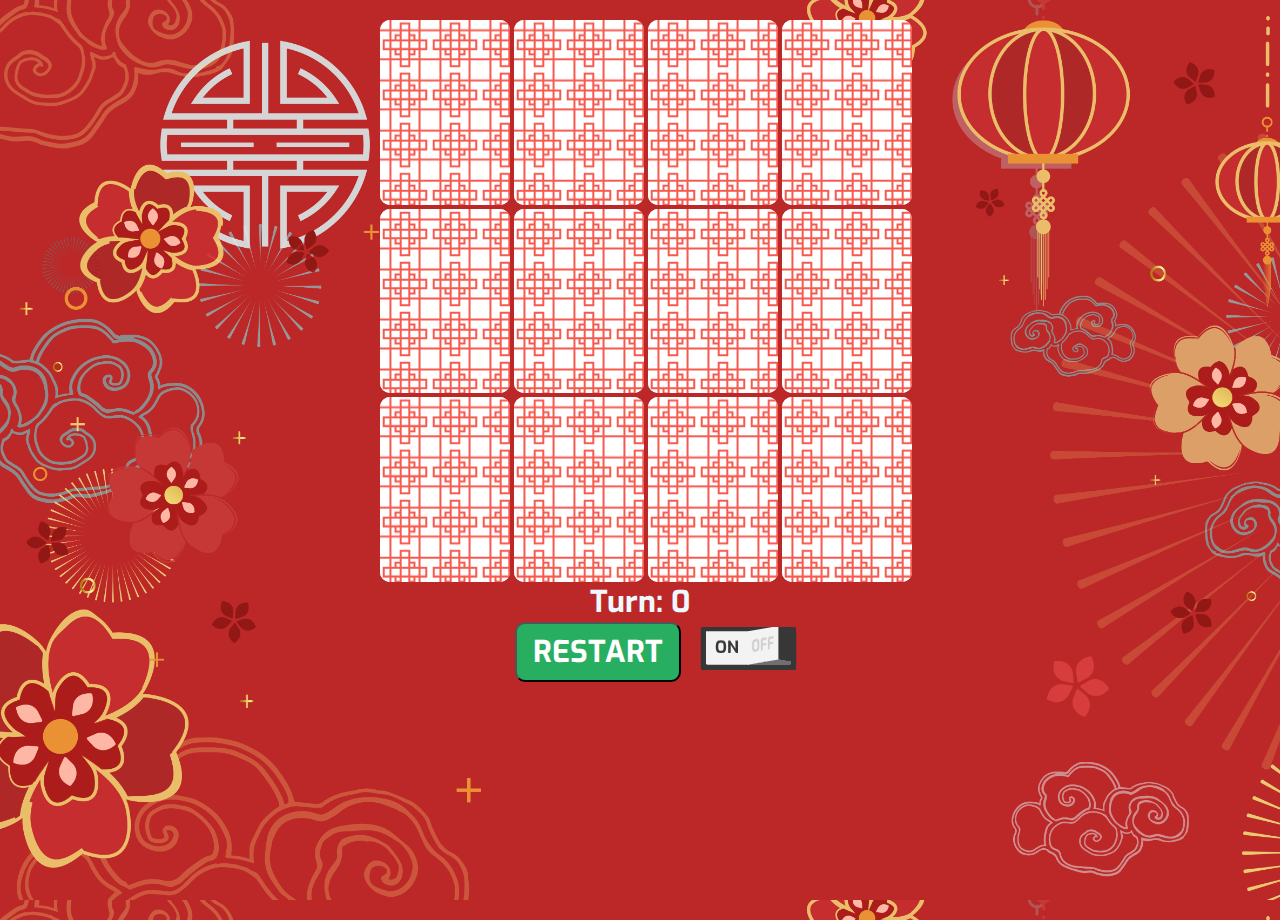
<file: app/src/main/assets/index.html>
<!DOCTYPE html>
<html lang="en">

<head>
  <meta charset="UTF-8">
  <meta name="viewport" content="width=device-width, initial-scale=1.0">
  <title>Fruit Match Frenzy</title>
  <link rel="stylesheet" type="text/css" href="style.css">
  <script type="application/json" id="cardData">
    {
      "cards": [
        {
          "image": "assets/chili.png",
          "name": "chili"
        },
        {
          "image": "assets/penguin2.png",
          "name": "grapes"
        },
        {
          "image": "assets/rabbit.png",
          "name": "lemon"
        },
        {
          "image": "assets/rabbit2.png",
          "name": "orange"
        },
        {
          "image": "assets/rat.png",
          "name": "pineapple"
        },
        {
          "image": "assets/tiger.png",
          "name": "strawberry"
        }
      ]
    }
  </script>
</head>

<body>

  <audio id="flipSound" src="./sound/FlipBG.MP3" preload="auto"></audio>
  <audio id="matchSound" src="./sound/Ting.MP3" preload="auto"></audio>

  
  <div class="grid-container">
  </div>
  <p>Turn: <span class="score"></span></p>
  <div class="actions">
    <button onclick="restart()" class="restart">RESTART</button>
    <label class="switch">
      <input class="cb toggle-button" type="checkbox" onclick="toggleMute()" />
      <span class="toggle"> 
        <span class="right">off</span>
        <span class="left">on</span>
      </span>
    </label>
  </div>
  <div class="floating-message"></div>

  <script src="index.js"></script>
</body>

</html>
</file>
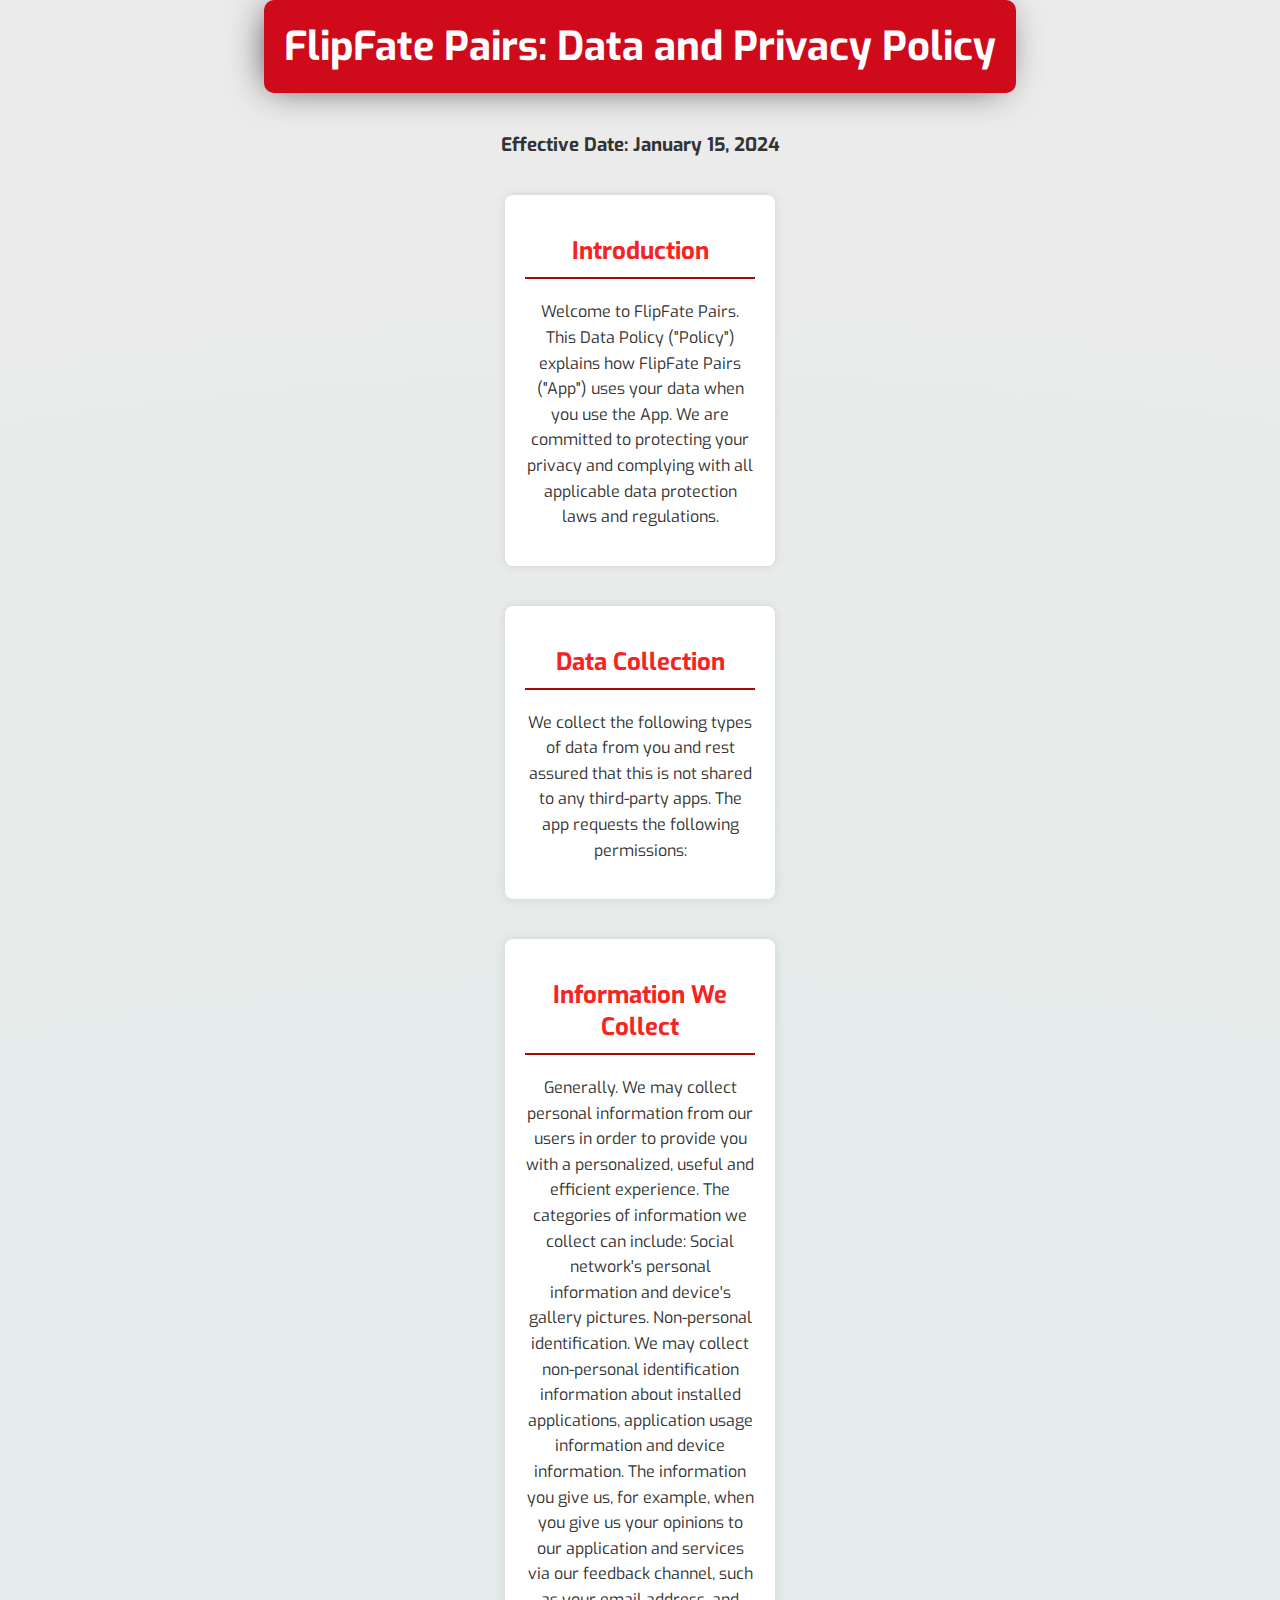
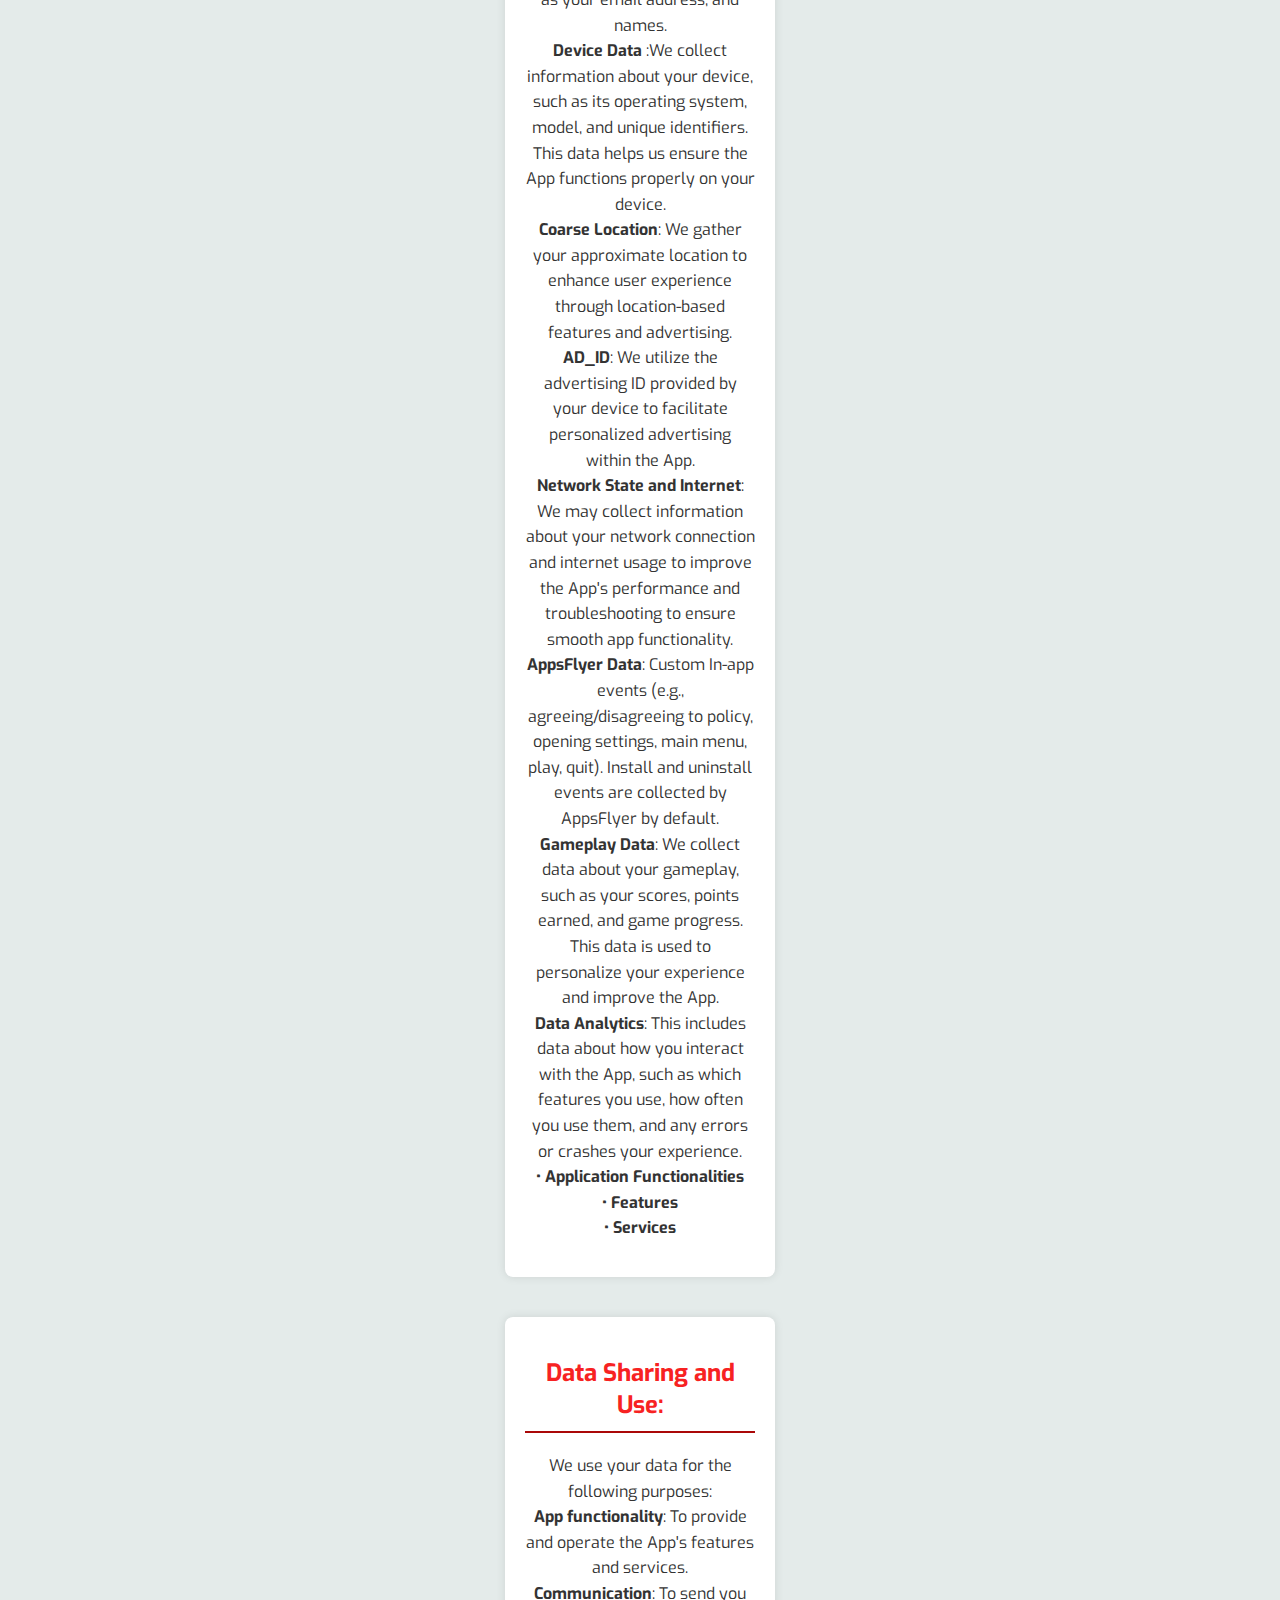
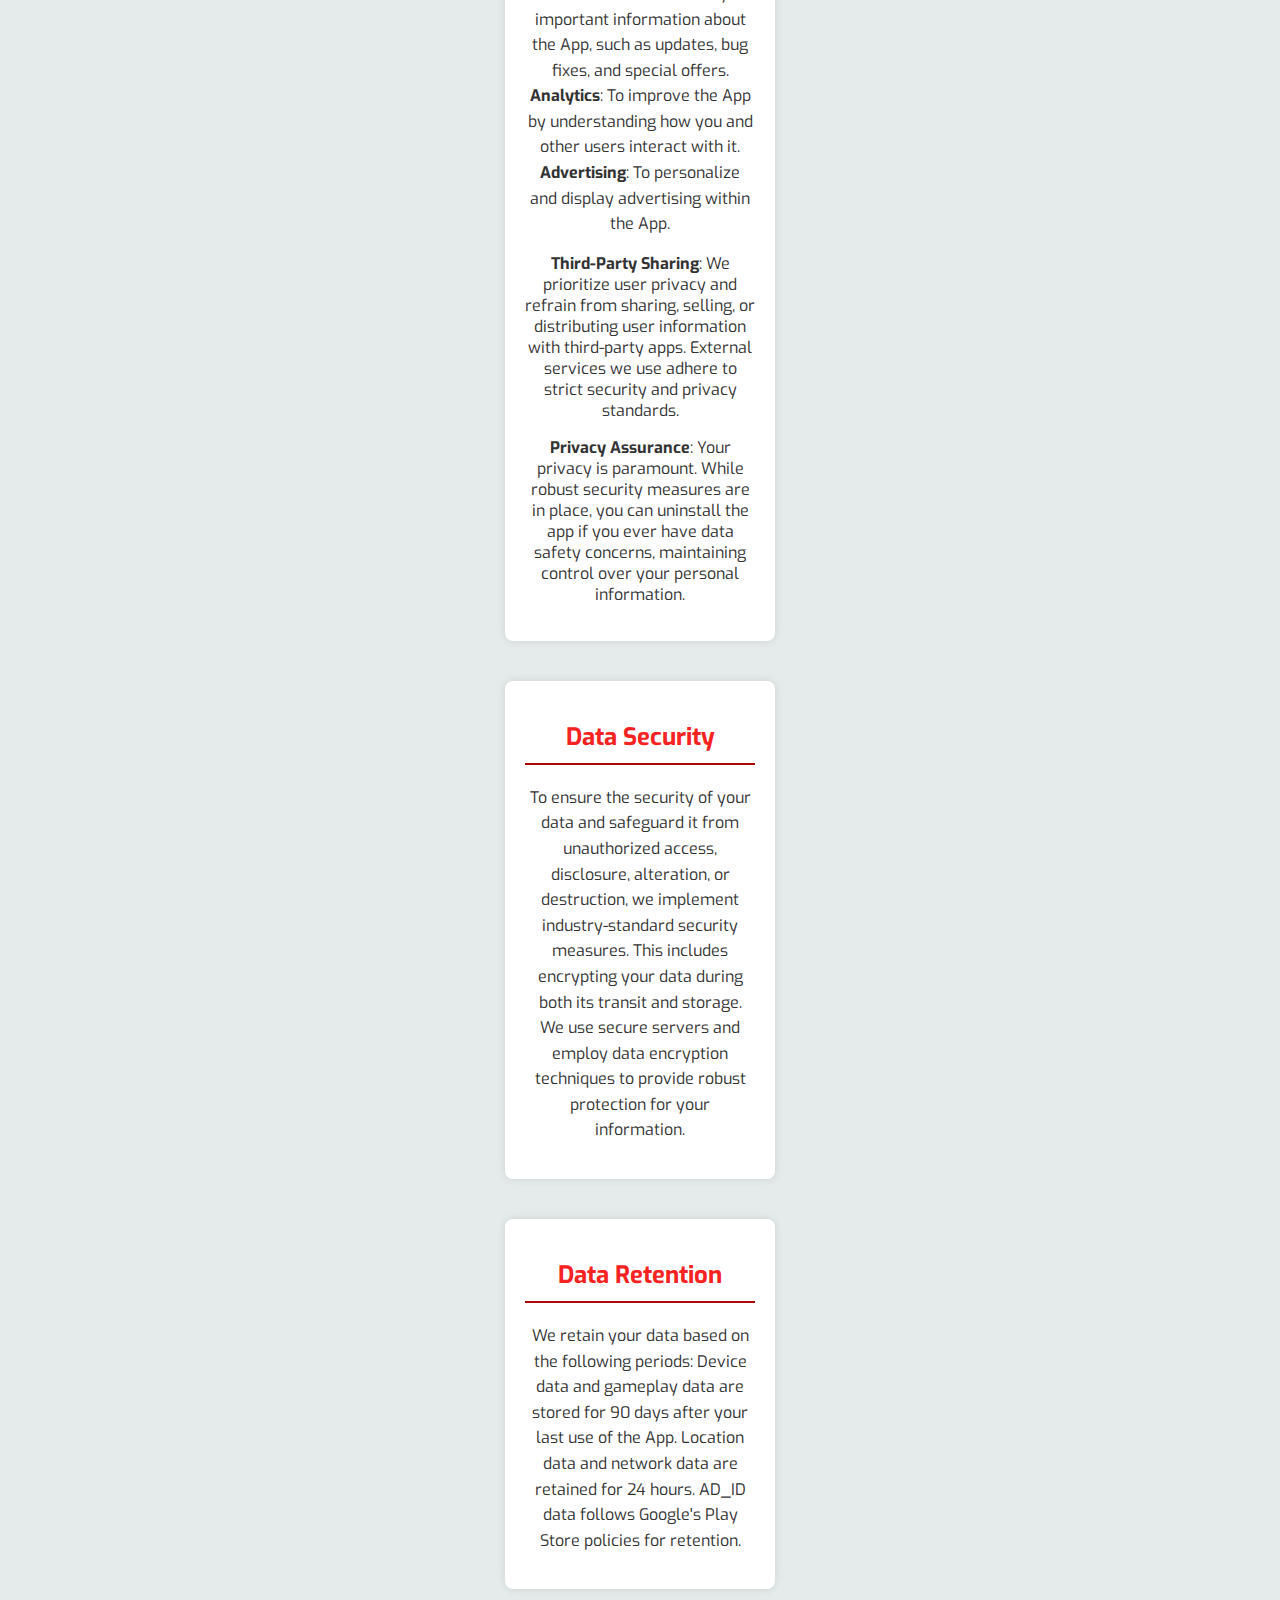
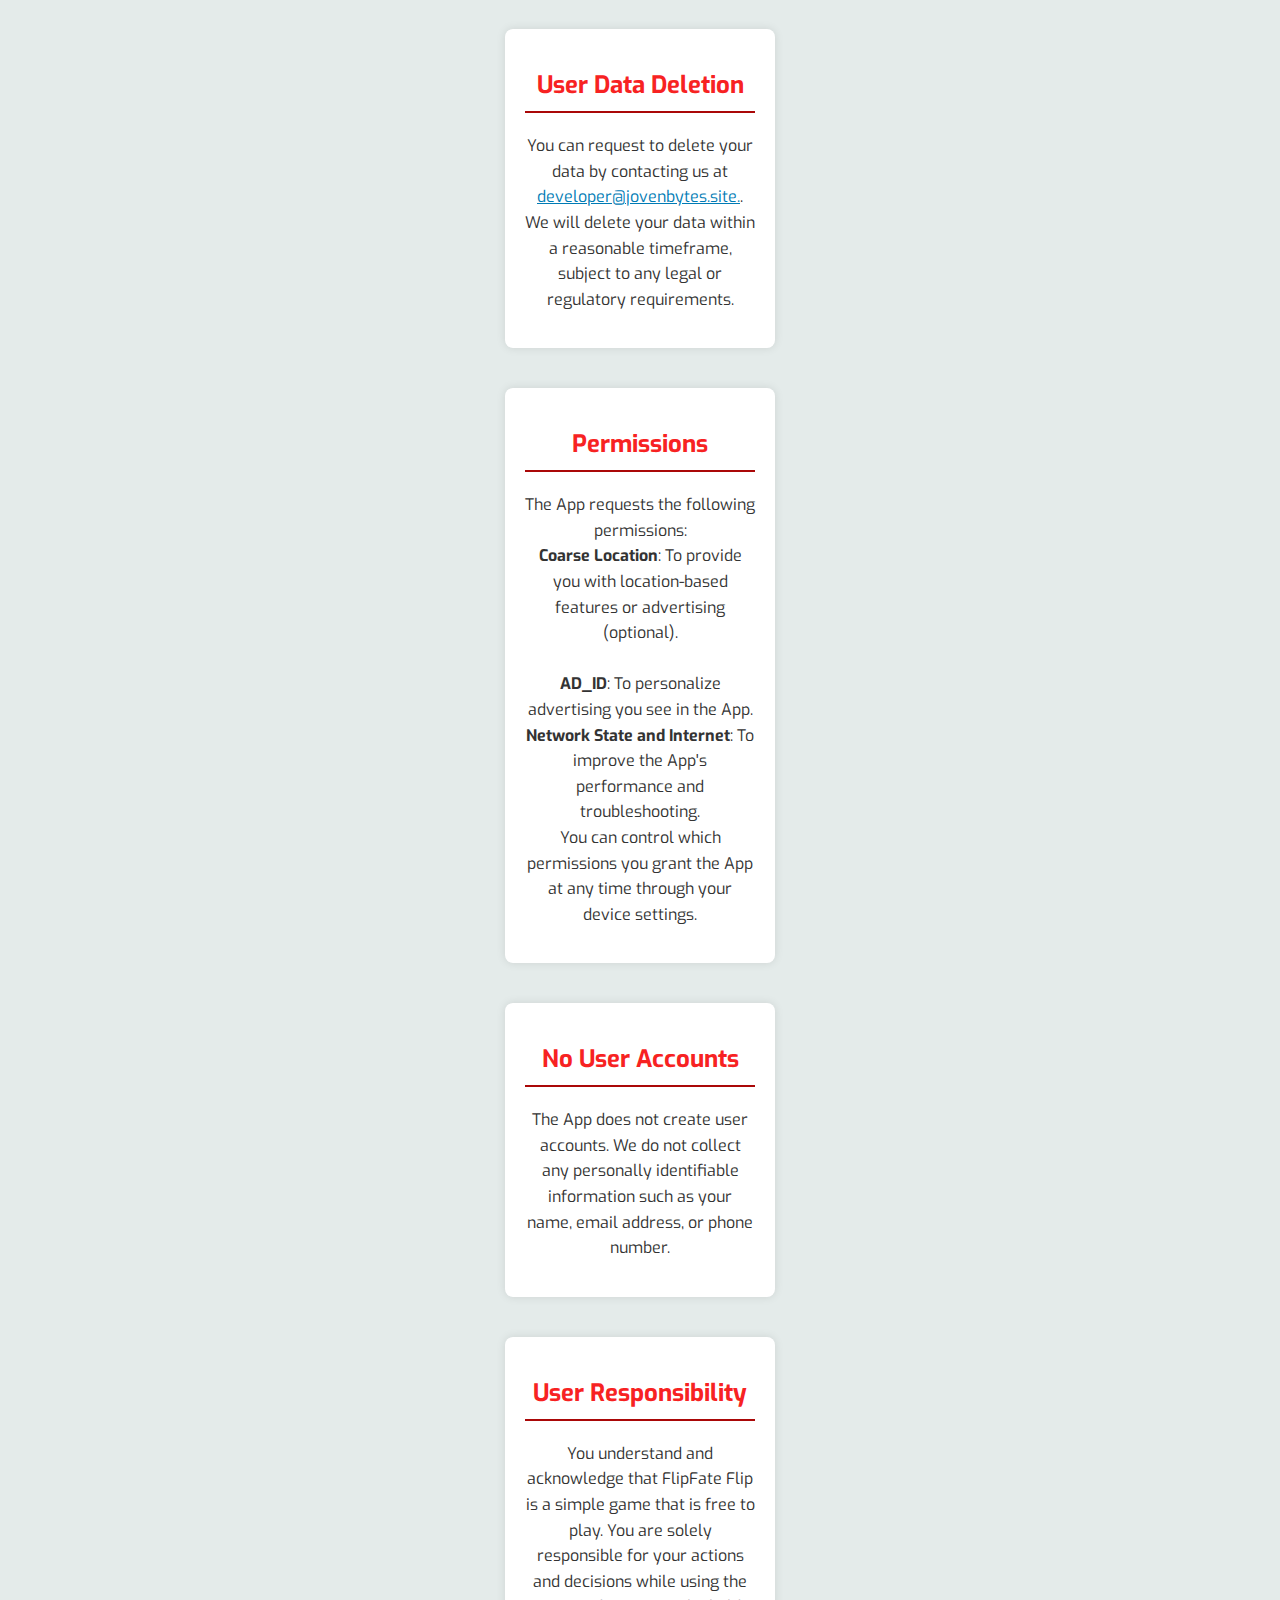
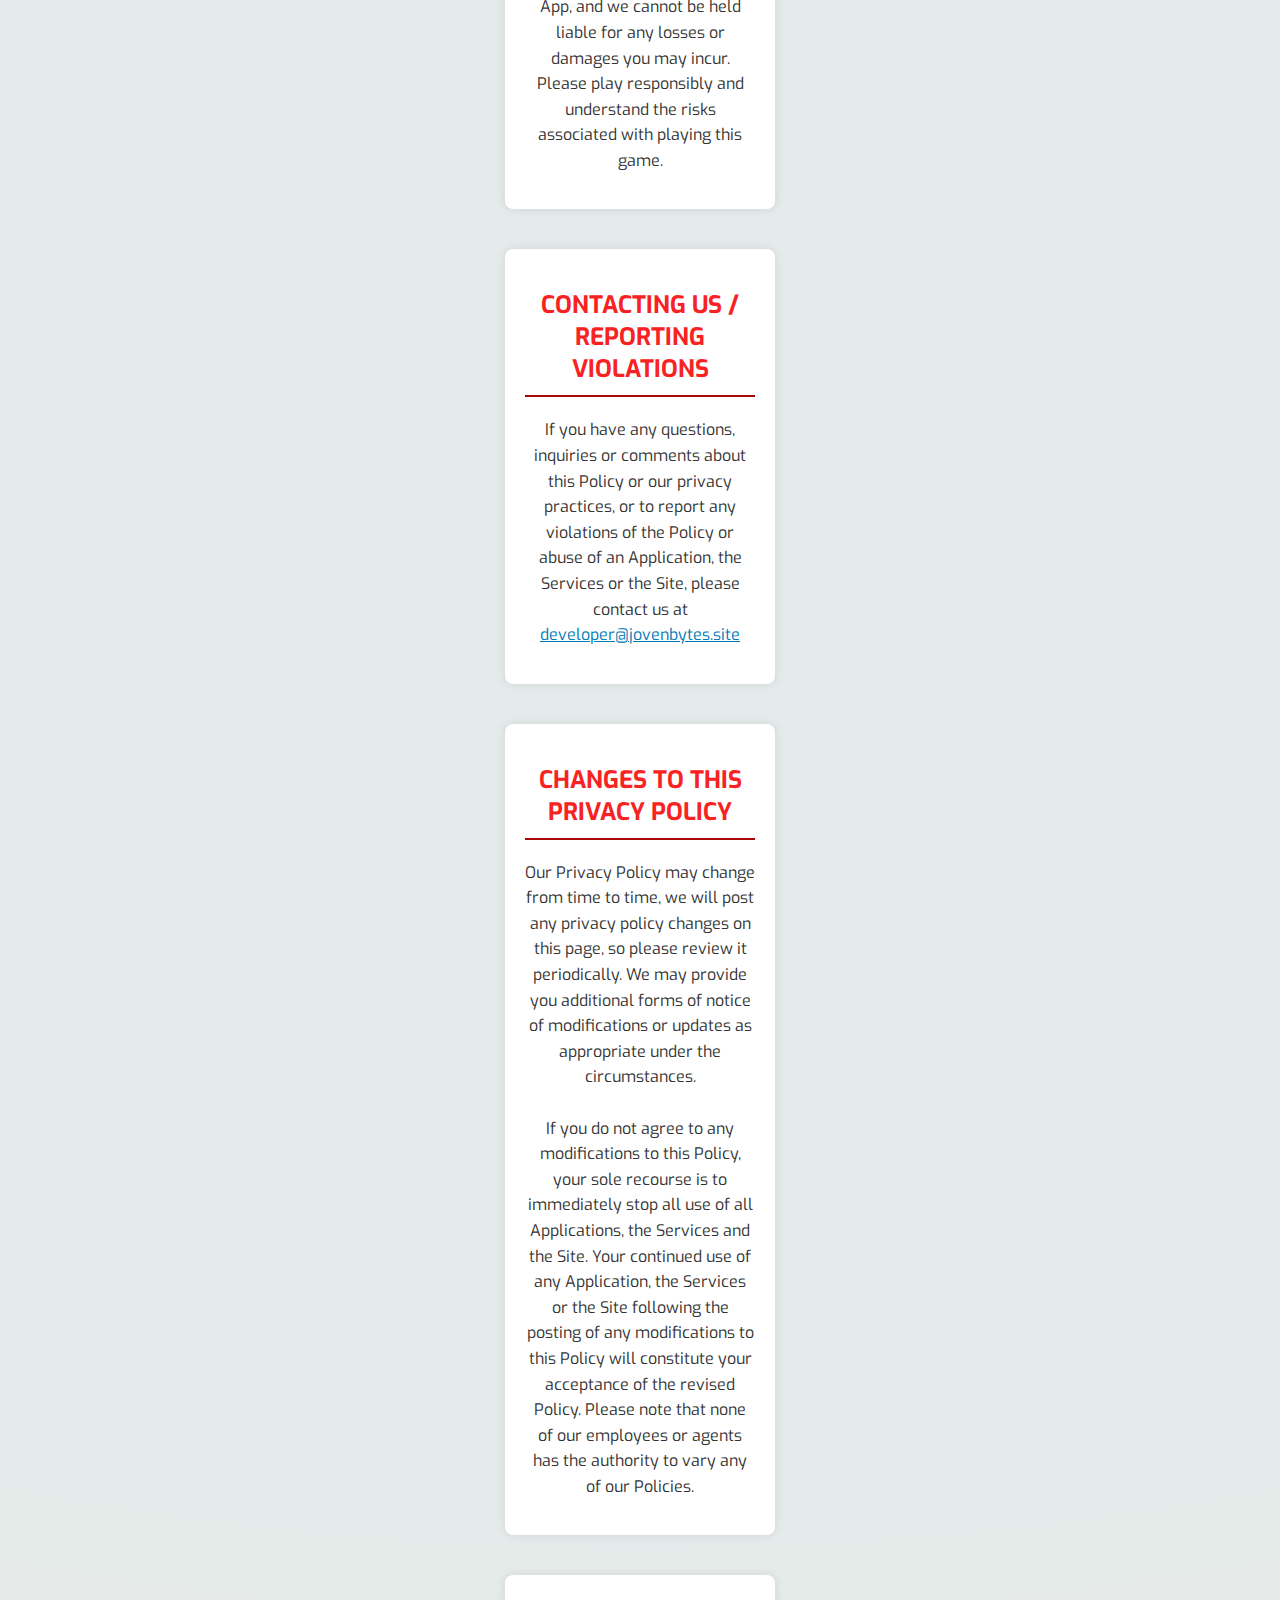
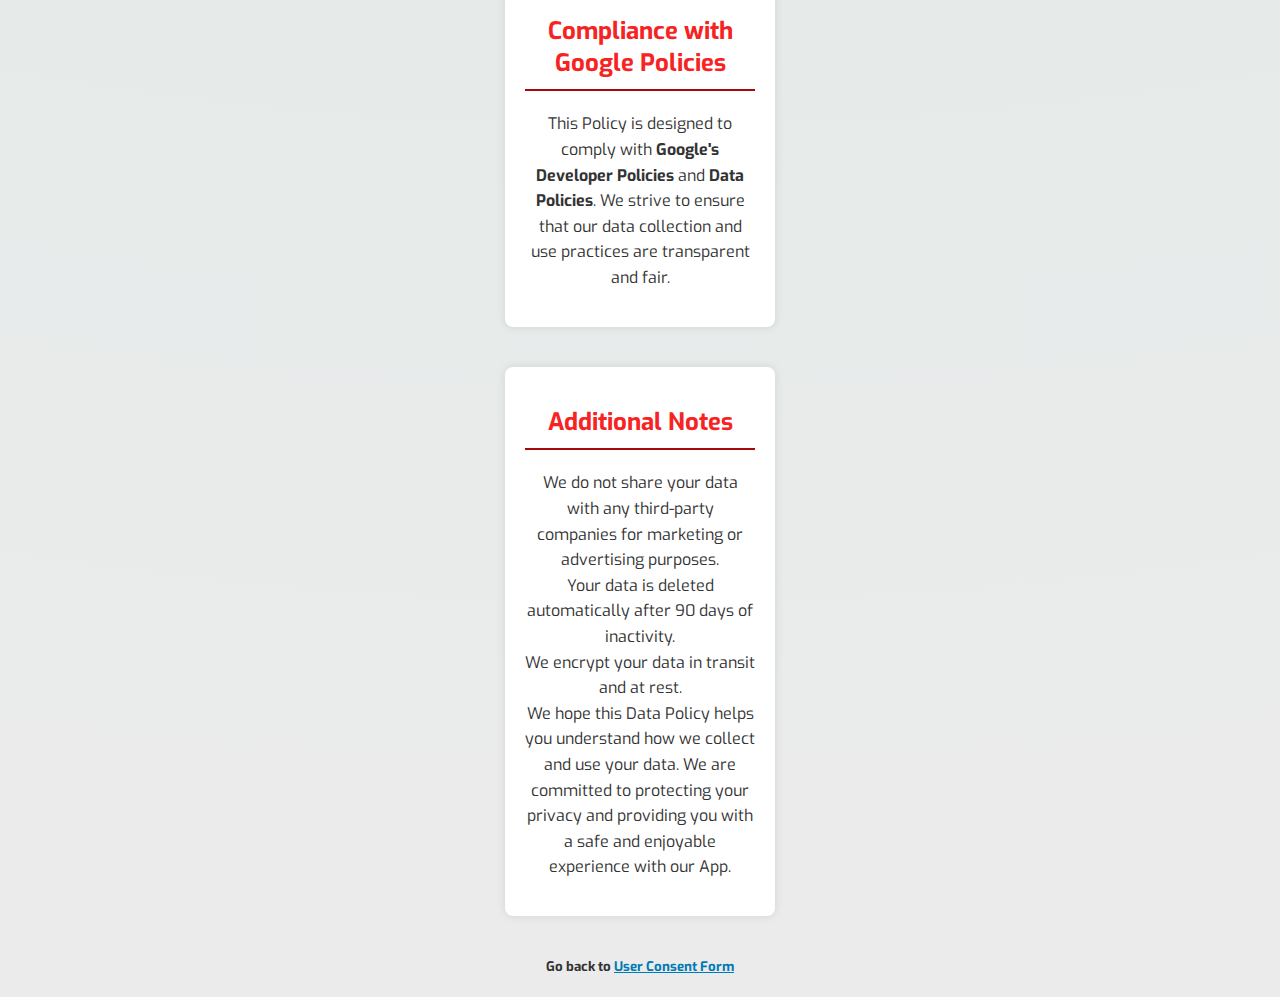
<file: app/src/main/assets/policy.html>
<!DOCTYPE html>
<html lang="en">

<head>
    <meta charset="UTF-8">
    <meta name="viewport" content="width=device-width, initial-scale=1.0">
    <link rel="stylesheet" href="stylep.css">
    <title>FlipFate Pairs: Data and Privacy Policy</title>
</head>

<body class="center">

<header>
    FlipFate Pairs: Data and Privacy Policy
</header>
<h3>Effective Date: January 15, 2024</h3>

<section>
    <h2>Introduction</h2>
    <p>Welcome to FlipFate Pairs. This Data Policy ("Policy") explains how FlipFate Pairs ("App") 
        uses your data when you use the App. 
        We are committed to protecting your privacy and complying with all applicable data protection
         laws and regulations.</p>
</section>


<section>
    <h2>Data Collection</h2>
    <p>We collect the following types of data from you and rest assured that this is not 
        shared to any third-party apps. The app requests the following permissions:</p>
</section>

<section>
    <h2>Information We Collect</h2>
    <p>Generally. We may collect personal information from our users in order to provide you with a personalized, useful and efficient experience.
         The categories of information we collect can include: Social network's personal information and device's gallery pictures.
         Non-personal identification. We may collect non-personal identification information about installed applications, application usage information and device information. The information you give us, for example, when you give us your opinions to our application and services via our feedback channel, such as your email address, and names.
        <br>
        <b>Device Data</b> :We collect information about your device,
         such as its operating system, model, and unique identifiers.
         This data helps us ensure the App functions properly on your device.
        <br>
        <b>Coarse Location</b>: We gather your approximate location to enhance 
        user experience through location-based features and advertising.
        
        <br>
        <b>AD_ID</b>: We utilize the advertising ID provided by your device 
        to facilitate personalized advertising within the App.
        <br>
        <b>Network State and Internet</b>: We may collect information about your network connection and internet usage to improve
         the App's performance and troubleshooting to ensure smooth app functionality.
        <br>
        <b>AppsFlyer Data</b>: Custom In-app events (e.g., agreeing/disagreeing to policy, opening settings,
         main menu, play, quit).
          Install and uninstall events are collected by AppsFlyer by default.
        <br>
        <b>Gameplay Data</b>:  We collect data about your gameplay,
         such as your scores, points earned, and game progress.
         This data is used to personalize your experience and improve the App.
        <br>
        <b>Data Analytics</b>: This includes data about how you interact with the App, 
        such as which features you use, how often you use them, 
        and any errors or crashes your experience.
        <br><b>
        • Application Functionalities
        <br>
        • Features
        <br>
        • Services
        </b><br></p>
</section>

<section>
    <h2>Data Sharing and Use:</h2>
    <p>We use your data for the following purposes:
        <br>
        <b>App functionality</b>: To provide and operate the App's features and
        services.
        <br>
        <b>Communication</b>: To send you important information about the App, such
        as updates, bug fixes, and special offers.
        <br>
        <b>Analytics</b>: To improve the App by understanding how you and other users
        interact with it.
        <br>
        <b>Advertising</b>: To personalize and display advertising within the App.</p>
        <b>Third-Party Sharing</b>: We prioritize user privacy and refrain from sharing, selling, or distributing user information with third-party apps. 
        External services we use adhere to strict security and privacy standards.</p>
        <b>Privacy Assurance</b>: Your privacy is paramount. While robust security measures are in place, you can uninstall the app if you ever have data safety concerns,
         maintaining control over your personal information.</p>
</section>

<section>
    <h2>Data Security</h2>
    <p>To ensure the security of your data and safeguard it from unauthorized access, disclosure, alteration, or destruction,
         we implement industry-standard security measures. This includes encrypting your data during both its transit and storage.
          We use secure servers and employ data encryption techniques to provide robust protection for your information.
    </p>
</section>

<section>
    <h2>Data Retention</h2>
    <p>We retain your data based on the following periods: Device data and gameplay
         data are stored for 90 days after your last use of the App. Location data 
         and network data are retained for 24 hours. AD_ID data follows 
         Google's Play Store policies for retention. 
    </p>
</section>

<section>
    <h2>User Data Deletion</h2>
    <p>You can request to delete your data by contacting us at <u>developer@jovenbytes.site.</u>. We will delete your data within a reasonable timeframe, subject to any
        legal or regulatory requirements.
    </p>
</section>

<section>
    <h2>Permissions</h2>
    <p>The App requests the following permissions:
        <br>
        <b>Coarse Location</b>: To provide you with location-based features or
        advertising (optional).
        <br>
        <br>
        <b>AD_ID</b>: To personalize advertising you see in the App.
        <br>
        <b>Network State and Internet</b>: To improve the App's performance and
        troubleshooting.
        <br>
        You can control which permissions you grant the App at any time through
        your device settings.
    </p>
</section>

<section>
    <h2>No User Accounts</h2>
    <p>The App does not create user accounts. We do not collect any personally
        identifiable information such as your name, email address, or phone number.
    </p>
</section>

<section>
    <h2>User Responsibility</h2>
    <p>You understand and acknowledge that FlipFate Flip is a simple game that is free to play. 
        You are solely responsible for your actions and decisions while using the App, and we
         cannot be held liable for any losses or damages you may incur. 
         Please play responsibly and understand the risks associated with playing this game.
    </p>
</section>

<section>
    <h2>CONTACTING US / REPORTING VIOLATIONS</h2>
    <p>If you have any questions, inquiries or comments about this Policy or our privacy 
        practices, or to report any violations of the Policy or abuse of an Application,
         the Services or the Site, please contact us at <u>developer@jovenbytes.site</u>
    </p>
</section>

<section>
    <h2>CHANGES TO THIS PRIVACY POLICY</h2>
    <p>Our Privacy Policy may change from time to time, we will post any privacy policy 
        changes on this page, so please review it periodically. We may provide you additional 
        forms of notice of modifications or updates as appropriate under the circumstances.
    <br>
    <br>
        If you do not agree to any modifications to this Policy, your sole recourse is to 
        immediately stop all use of all Applications, the Services and the Site. 
        Your continued use of any Application, the Services or the Site following the 
        posting of any modifications to this Policy will constitute your acceptance of 
        the revised Policy. Please note that none of our employees or agents has the 
        authority to vary any of our Policies.
    </p>
</section>


<section>
    <h2>Compliance with Google Policies</h2>
    <p>This Policy is designed to comply with <b>Google's Developer Policies </b> and
        <b>Data Policies</b>. We strive to ensure that our data collection and use practices are
        transparent and fair.
    </p>
</section>

<section>
    <h2>Additional Notes</h2>
    <p>We do not share your data with any third-party companies for marketing or
        advertising purposes.<br>
        Your data is deleted automatically after 90 days of inactivity.<br>
        We encrypt your data in transit and at rest.<br>
        We hope this Data Policy helps you understand how we collect and use
        your data. We are committed to protecting your privacy and providing you with a
        safe and enjoyable experience with our App.
    </p>
</section>

<h5>Go back to <a href="userconsent.html"><u>User Consent Form</u></a></h5>

</body>

</html>
</file>
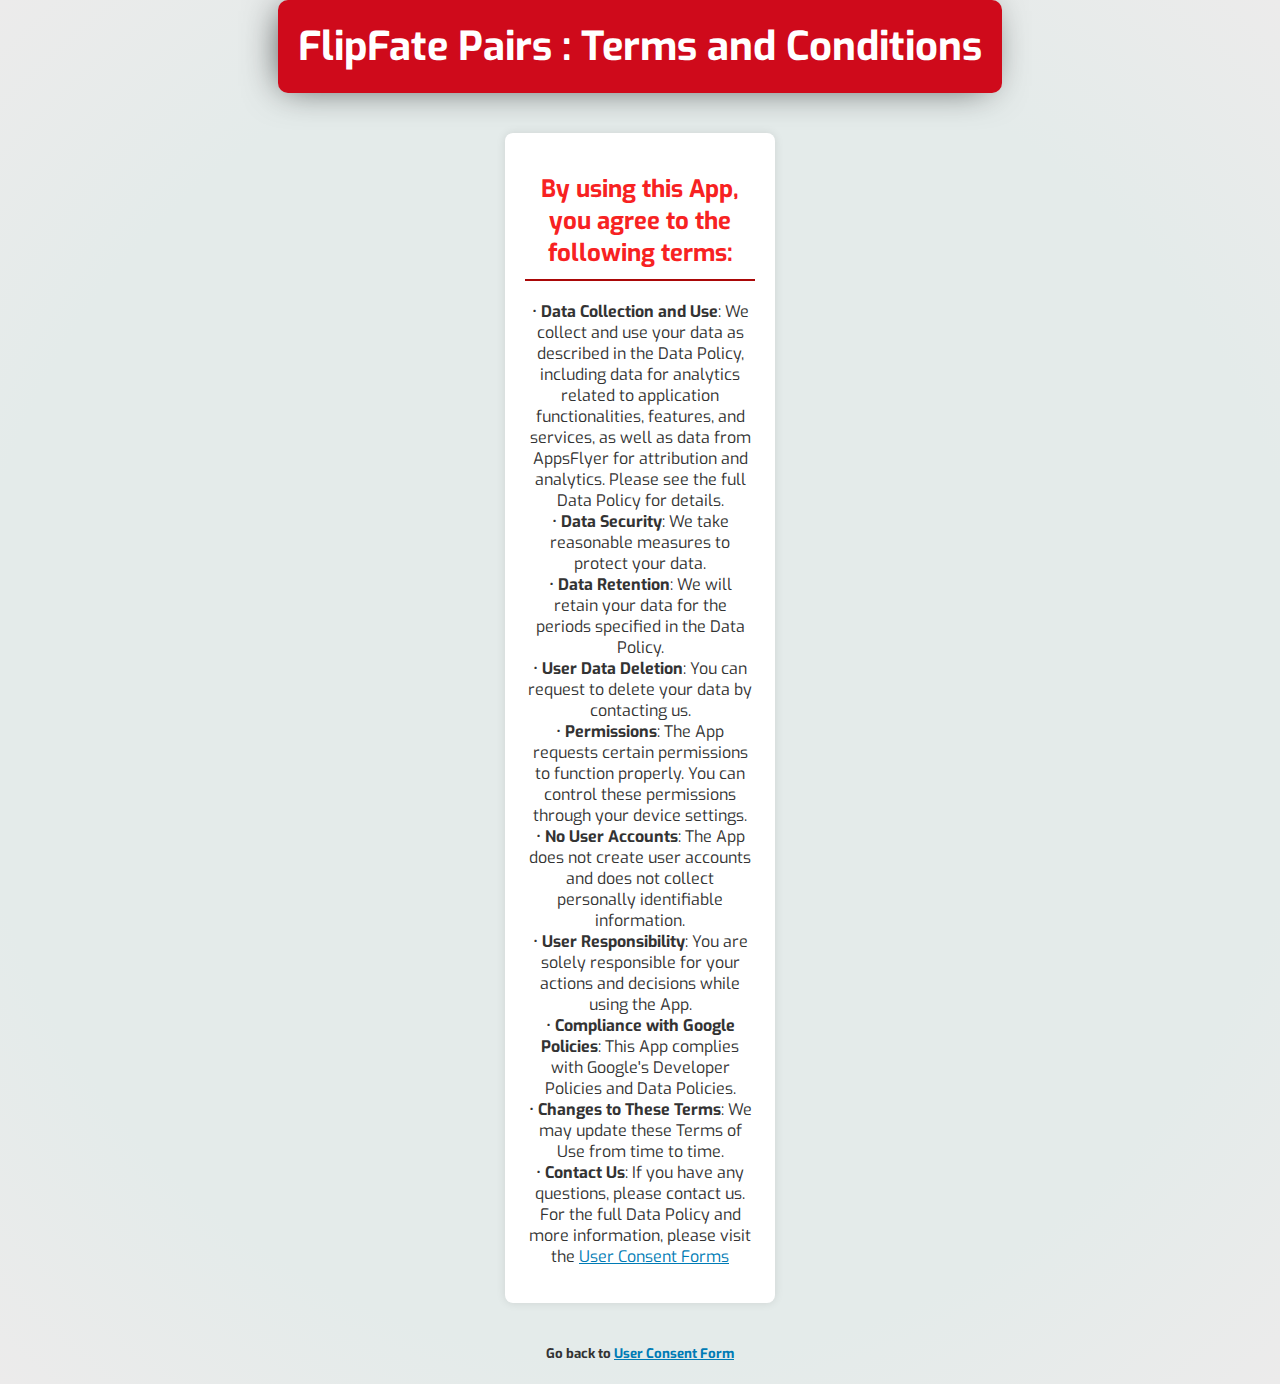
<file: app/src/main/assets/terms.html>
<!DOCTYPE html>
<html lang="en">
<head>
    <meta charset="UTF-8">
    <meta name="viewport" content="width=device-width, initial-scale=1.0">
    <link rel="stylesheet" href="stylep.css">
    <title>Terms and Conditions</title>
</head>

<body class="center">
<header>
    FlipFate Pairs : Terms and Conditions
</header>

<section>
    <h2>By using this App, you agree to the following terms:</h2>
        • <b>Data Collection and Use</b>: We collect and use your data as described in the Data
        Policy, including data for analytics related to application functionalities, features,
        and services, as well as data from AppsFlyer for attribution and analytics. Please
        see the full Data Policy for details. <br>
        • <b>Data Security</b>: We take reasonable measures to protect your data.<br>
        • <b>Data Retention</b>: We will retain your data for the periods specified in the Data
        Policy.<br>
        • <b>User Data Deletion</b>: You can request to delete your data by contacting us.<br>
        • <b>Permissions</b>: The App requests certain permissions to function properly. You
        can control these permissions through your device settings.<br>
        • <b>No User Accounts</b>: The App does not create user accounts and does not collect
        personally identifiable information.<br>
        • <b>User Responsibility</b>: You are solely responsible for your actions and decisions
        while using the App.<br>
        • <b>Compliance with Google Policies</b>: This App complies with Google's Developer
        Policies and Data Policies.<br>
        • <b>Changes to These Terms</b>: We may update these Terms of Use from time to
        time.<br>
        • <b>Contact Us</b>: If you have any questions, please contact us.<br>
        For the full Data Policy and more information, please visit the <a href="userconsent.html"><u>User Consent Forms</u></a></p>
</section>

<h5>Go back to <a href="userconsent.html"><u>User Consent Form</u></a></h5>


</body>
</html>
</file>
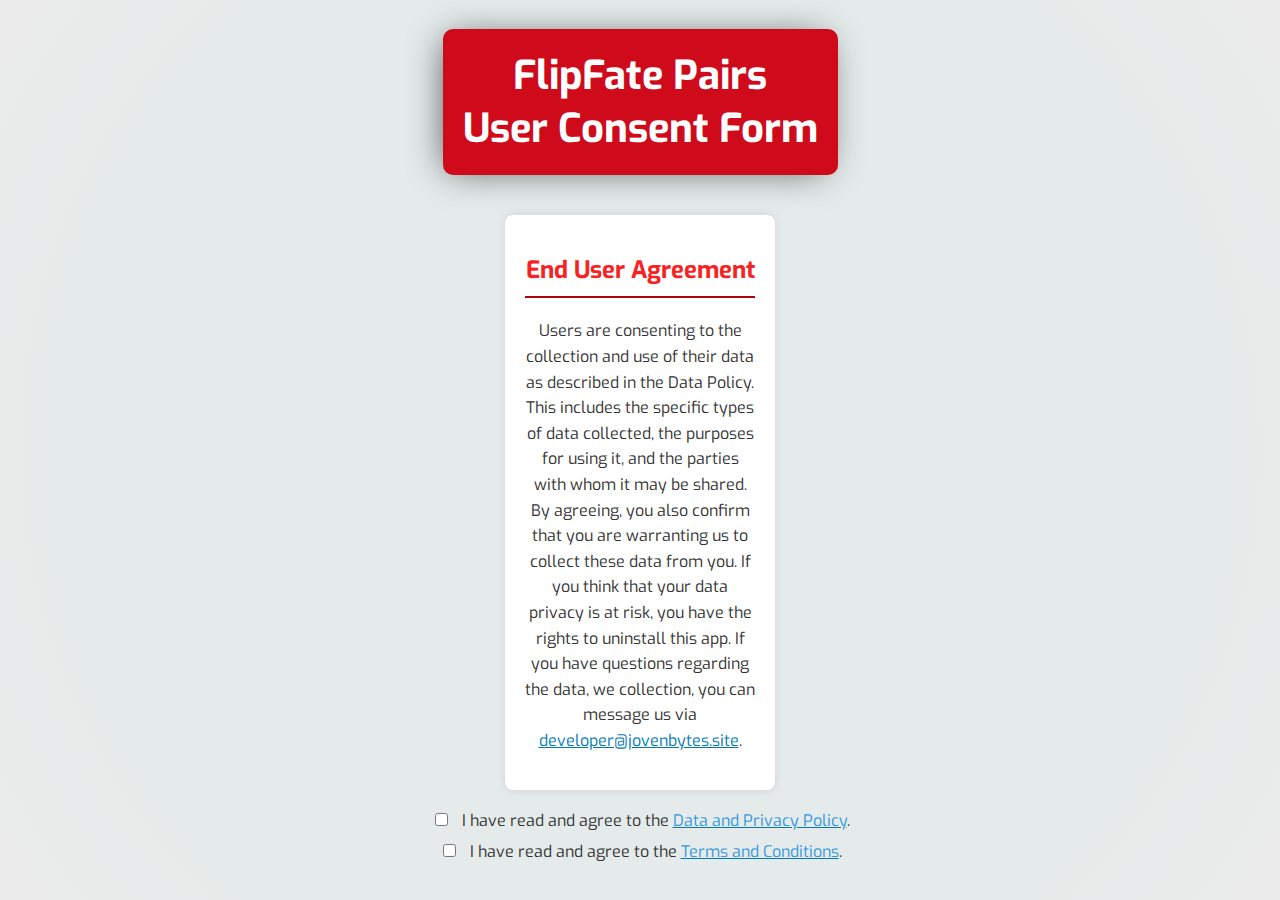
<file: app/src/main/assets/userconsent.html>
<!DOCTYPE html>
<html lang="en">

<head>
    <meta charset="UTF-8">
    <meta name="viewport" content="width=device-width, initial-scale=1.0">
    <link rel="stylesheet" href="stylep.css">
    <title>FlipFate Pairs: User Consent</title>
</head>

<body class="center">
    
<header>
    FlipFate Pairs <br>User Consent Form
</header>

<section>
    <h2>End User Agreement</h2>
    <p> Users are consenting to the collection and use of their data as described in the
        Data Policy. This includes the specific types of data collected, the purposes for
        using it, and the parties with whom it may be shared.
        By agreeing, you also confirm that you are warranting us to collect these data
        from you. If you think that your data privacy is at risk, you have the rights to
        uninstall this app. If you have questions regarding the data, we collection, you
        can message us via <u>developer@jovenbytes.site</u>.</p>
</section>
<form action="#" method="post" id="consentForm">
    <label for="privacyCheckbox">
        <input type="checkbox" id="privacyCheckbox" name="privacyCheckbox" onclick="checkRadio()" required>
        I have read and agree to the <u> <a href="policy.html">Data and Privacy Policy</a></u>.
    </label>

    <label for="conditionCheckbox">
        <input type="checkbox" id="conditionCheckbox" name="conditionCheckbox" onclick="checkRadio()" required>
        I have read and agree to the <u> <a href="terms.html">Terms and Conditions</a></u>.
    </label>

   <!-- <button type="button" id="continuebtn" onclick="checkSubmit()" disabled>Continue to Play</button>
    <button type="button" id="dismissbtn" onclick="checkDismiss()" >Disagree and Quit</button>-->
</form>
</form>
</body>

<script src="policy.js"></script>

</html>
</file>
<file: app/src/main/assets/style.css>
@import url('https://fonts.googleapis.com/css?family=Exo:400,700');

*{
  margin: 0;
  padding: 0;
  font-family: 'Exo', sans-serif;
  box-sizing: border-box;

}

body {
 background-image: url("./assets/job516-namcha-08.jpg");
 background-size: cover;
  margin: 0;
  height: 100%;
}



html {
  height: 100%;
}



/* Add this to your CSS file */
.floating-message {
  
  position: fixed;
  top: 50%;
  left: 50%;
  color: #1b744a;
  transform: translate(-50%, -50%);
  font-size: 30px;
  padding: 15px;
  border-radius: 10px;
  display: block;
  z-index: 999; /* Adjust the z-index as needed */
}

/* The switch - the box around the slider */
.switch {
  font-size: 17px;
  position: relative;
  display: inline-block;
  width: 5em;
  height: 2.5em;
  user-select: none;
}

/* Hide default HTML checkbox */
.switch .cb {
  opacity: 0;
  width: 0;
  height: 0;
}

/* The slider */
.toggle {
  margin-left: 30%;
  margin-top: 5%;
  position: absolute;
  cursor: pointer;
  width: 100%;
  height: 90%;
  background-color: #373737;
  border-radius: 0.1em;
  transition: 0.4s;
  text-transform: uppercase;
  font-weight: 700;
  overflow: hidden;
  box-shadow: -0.3em 0 0 0 #373737, -0.3em 0.3em 0 0 #373737,
    0.3em 0 0 0 #373737, 0.3em 0.3em 0 0 #373737, 0 0.3em 0 0 #373737;
}

.toggle > .left {
  position: absolute;
  display: flex;
  width: 50%;
  height: 88%;
  background-color: #f3f3f3;
  color: #373737;
  left: 0;
  bottom: 0;
  align-items: center;
  justify-content: center;
  transform-origin: right;
  transform: rotateX(10deg);
  transform-style: preserve-3d;
  transition: all 150ms;
}

.left::before {
  position: absolute;
  content: "";
  width: 100%;
  height: 100%;
  background-color: rgb(206, 206, 206);
  transform-origin: center left;
  transform: rotateY(90deg);
}

.left::after {
  position: absolute;
  content: "";
  width: 100%;
  height: 100%;
  background-color: rgb(112, 112, 112);
  transform-origin: center bottom;
  transform: rotateX(90deg);
}

.toggle > .right {
  position: absolute;
  display: flex;
  width: 50%;
  height: 88%;
  background-color: #f3f3f3;
  color: rgb(206, 206, 206);
  right: 1px;
  bottom: 0;
  align-items: center;
  justify-content: center;
  transform-origin: left;
  transform: rotateX(10deg) rotateY(-45deg);
  transform-style: preserve-3d;
  transition: all 150ms;
}

.right::before {
  position: absolute;
  content: "";
  width: 100%;
  height: 100%;
  background-color: rgb(206, 206, 206);
  transform-origin: center right;
  transform: rotateY(-90deg);
}

.right::after {
  position: absolute;
  content: "";
  width: 100%;
  height: 100%;
  background-color: rgb(112, 112, 112);
  transform-origin: center bottom;
  transform: rotateX(90deg);
}

.switch input:checked + .toggle > .left {
  transform: rotateX(10deg) rotateY(45deg);
  color: rgb(206, 206, 206);
}

.switch input:checked + .toggle > .right {
  transform: rotateX(10deg) rotateY(0deg);
  color: #487bdb;
}




@keyframes hueRotateAnimation {
  from {
    filter: hue-rotate(0deg); /* Initial hue rotation value (in degrees) */
  }
  to {
    filter: hue-rotate(360deg); /* Final hue rotation value (in degrees) */
  }
}


h1 {
    text-align: center;
    font-weight: 700;
    font-size: 50px;
    color: aliceblue;
}

p {
    text-align: center;
    font-size: 30px;
    font-weight: bold;
    color: aliceblue;
    margin-top: 1%;
}

.actions {
    display: flex;
    justify-content: center;
    
}

.actions button {
    padding: 8px 16px;
    font-size: 30px;
    border-radius: 10px;
    background-color: #27ae60;
    color: white;
    font-weight: bold;
    cursor: pointer;
}


.grid-container {
  margin-top: 20px;
  display: grid;
  justify-content: center;
  cursor: pointer;
  grid-gap: 16px;
  grid-template-columns: repeat(4, 118px);
  grid-template-rows: repeat(3, calc(115px / 2 * 3));
  transition: all 0.5s ease; /* Add transition for smoother responsiveness */
  user-select: none;
}

.card {
  height: calc(123px / 2 * 3);
  width: 130px;
  border-radius: 10px;
  background-color: white;
  position: relative;
  transform-style: preserve-3d;
  transition: all 0.5s ease-in-out;
  user-select: none;
}

.front-image {
  width: 90px;
  height: 90px;
}

.card.flipped {
  transform: rotateY(180deg);
}

.front, .back {
    backface-visibility: hidden;
    position: absolute;
    border-radius: 10px;
    top: 0;
    left: 0;
    height: 100%;
    width: 100%;
}

.card .front {
  display: flex;
  justify-content: center;
  align-items: center;
}

.card .back {
  background-image: url("data:image/svg+xml,<svg id='patternId' width='100%' height='100%' xmlns='http://www.w3.org/2000/svg'><defs><pattern id='a' patternUnits='userSpaceOnUse' width='50' height='50' patternTransform='scale(1) rotate(0)'><rect x='0' y='0' width='100%' height='100%' fill='hsla(0, 0%, 100%, 1)'/><path d='M29.31 3.729V46.27h-8.618V3.73zM3.73 20.691h42.54v8.617H3.73zm25.58-5.159h5.153v5.159m0 8.617v5.149h-5.154m-8.618 0h-5.153v-5.149m0-8.617v-5.159h5.153m-10.24-21.62v16.539H39.55V-6.088zM39.55 10.451v29.097h16.539V10.451zm0 29.097H10.452v16.54h29.097zm-29.097 0V10.451H-6.087v29.097z'  stroke-linecap='square' stroke-width='2' stroke='hsla(4, 90%, 58%, 0.87)' fill='none'/></pattern></defs><rect width='800%' height='800%' transform='translate(0,0)' fill='url(%23a)'/></svg>");
  background-position: center center;
  background-size: cover;
  backface-visibility: hidden;
}

.card .front {
  transform: rotateY(180deg);
}
/* Media Query for smaller screens */
@media only screen and (max-width: 1080px) {
  body, html {
    overflow: hidden; /* Disable scrolling */
  }

  h1 {
    font-size: 40px;
    margin-top: -7px;
  }

  p {
    margin-top: 3%;
    font-size: 24px;
  }

  .actions button {
    margin-top: 5px;
    font-size: 24px;
    cursor: pointer;
    font-size: larger;
  }

   /* Original styles before the media query */
.grid-container {
  margin-top: 30px;
  display: grid;
  justify-content: center;
  cursor: pointer;
  grid-gap: 16px;
  grid-template-columns: repeat(4, 118px);
  grid-template-rows: repeat(3, calc(115px / 2 * 3));
  transition: all 0.5s ease; /* Add transition for smoother responsiveness */
}

/* Media Query for smaller screens */
@media only screen and (max-width: 1080px) {
  body, html {
    overflow: hidden; /* Disable scrolling */
  }

  h1 {
    font-size: 40px;
    margin-top: -7px;
  }

  p {
    margin-top: 3%;
    font-size: 24px;
  }

  .actions button {
    margin-top: 5px;
    font-size: 24px;
    cursor: pointer;
    font-size: larger;
    margin-left: 21%;
  }

  /* Adjust the grid for smaller screens */
  .grid-container {
   
    display: grid;
    justify-content: center;
    cursor: pointer;
    grid-gap: 4px;
    grid-template-columns: repeat(3, 1fr); /* Use fr unit for flexibility */
    grid-template-rows: repeat(auto-fill, minmax(calc(70px / 2 * 3), 1fr));
    transition: all 0.5s ease; /* Add transition for smoother responsiveness */
    user-select: none;
  }

  .card {
    height: calc(80px / 2 * 3);
    width: 100%;
    border-radius: 10px;
    background-color: white;
    position: relative;
    transform-style: preserve-3d;
    transition: all 0.5s ease-in-out;
    user-select: none;
  }

 
  .toggle{
    margin-top: 3%;
    margin-left: 50px;
  }
}
}
</file>
<file: app/src/main/assets/stylep.css>
@import url('https://fonts.googleapis.com/css?family=Exo:400,700');

button:disabled {
    background-color: #b0b0b0;
    cursor: not-allowed;
}

body {
    font-family: 'Exo', sans-serif;
    margin: 0;
    padding: 0;
    background: rgb(228,235,234);
    background: radial-gradient(circle, rgba(228,235,234,1) 71%, rgba(236,235,235,1) 100%);
    color: #333;
    text-align: center;
    
}

.center {
    display: flex;
    flex-direction: column;
    align-items: center;
    justify-content: center;
    min-height: 100vh;
}

header {
    box-shadow: -5px 2px 37px -9px rgba(0,0,0,0.72);
-webkit-box-shadow: -5px 2px 37px -9px rgba(0,0,0,0.72);
-moz-box-shadow: -5px 2px 37px -9px rgba(0,0,0,0.72);
    background-color: #cf0a1b;
    color: #fff;
    text-align: center;
    font-size: 40px;
    padding: 20px;
    margin-bottom: 20px;
    border-radius: 10px;
    font-weight: bolder;
}

section {
    max-width: 230px;
    margin: 20px auto;
    padding: 20px;
    background-color: #fff;
    box-shadow: 0 0 10px rgba(0, 0, 0, 0.1);
    border-radius: 8px;
}

h1 {
    font-size: 30px;
}

h2 {
    border-bottom: 2px solid #AA0808;
    padding-bottom: 10px;
    margin-bottom: 20px;
    color: #f72222;
}

p {
    line-height: 1.6;
}

label {
    display: block;
    margin-bottom: 10px;
}

input[type="checkbox"] {
    margin-right: 10px;
}

button {

    background-color: #3498db;
    color: #fff;
    padding: 10px 15px;
    border: none;
    border-radius: 4px;
    cursor: pointer;
    font-size: 18px;
    font-weight: bolder;
}

#dismissbtn:hover {
    background-color: #e40303;
}
button:hover {
    background-color: #00b536;
}

a {
    color: #3498db;
    text-decoration: none;
}

a:hover {
    text-decoration: underline;
}

u {
    color: #007bb5;
}

a.policy-link {
    color: #3498db;
    text-decoration: none;
    font-weight: bold;
}

a.policy-link:hover {
    text-decoration: underline;
}
</file>
